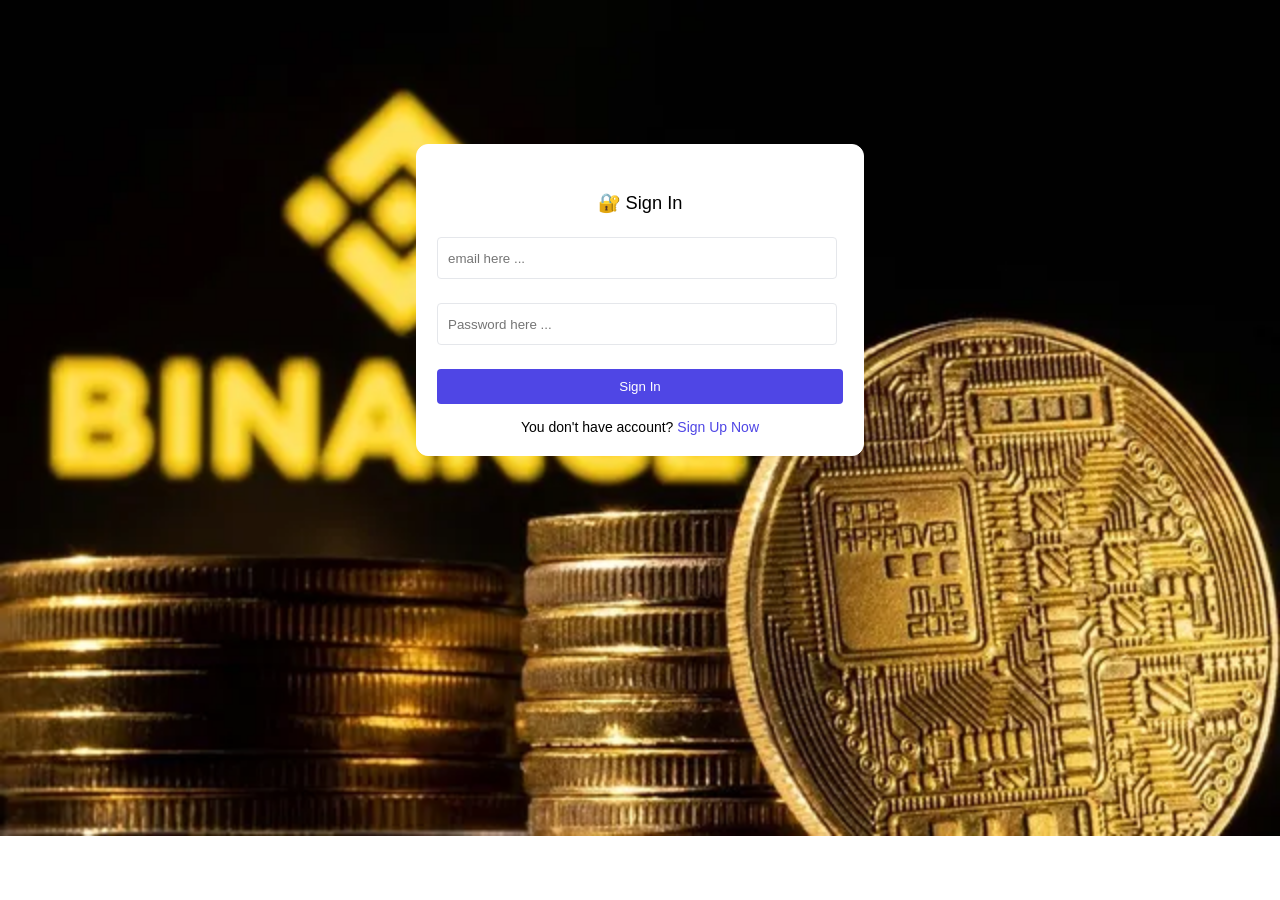
<file: index.html>
<!DOCTYPE html>
<html lang="en">
<head>
    <meta charset="UTF-8">
    <meta name="viewport" content="width=device-width, initial-scale=1.0">
    <title>Hệ thống quẩn lý tài chính cá nhân - Thông tin</title>
    <link rel="stylesheet" href="./css/index.css">
    <link rel="stylesheet" href="./css/responsive.css">
    <link href="https://fonts.googleapis.com/css2?family=Roboto:ital,wght@0,100..900;1,100..900&display=swap" rel="stylesheet">
    <link rel="stylesheet" href="https://cdnjs.cloudflare.com/ajax/libs/font-awesome/6.0.0/css/all.min.css">
</head>
<body>
    <header>
        <nav class="container nav-header">
            <div class="app-name">
                <p>📒 Tài Chính Cá Nhân K24_Rikkei</p>
            </div>
            <div class="user-action dropdown">
                <button type="button" class="dropdown-toggle" onclick="toggleDropdown()">
                    Tài khoản <i class="fas fa-chevron-down"></i>
                </button>
                <div class="dropdown-content">
                    <button type="button" onclick="logOut()" class="btn-logout">Đăng xuất</button>
                </div>
            </div>
        </nav>
    </header>
    <div class="layout-container">
        <aside class="sidebar">
            <a href="./index.html" class="menu-item active">
                <i class="fa-solid fa-circle-info"></i> Information
            </a>
            <a href="./pages/category.html" class="menu-item">
                <img src="./assets/icons/Vector (1).png" alt=""> Category
            </a>
            <a href="./pages/history.html" class="menu-item">
                <img src="./assets/icons/Vector (2).png" alt=""> History
            </a>
        </aside>
        <main class="container">
            <div class="banner">
                <h2>🎯 Kiểm soát chi tiêu thông minh</h2>
                <p>Theo dõi ngân sách và thu chi hằng tháng dễ dàng</p>
            </div>
            <h1 class="main-title">📊 Quản Lý Tài Chính Cá Nhân</h1>
            <div class="config-box">
                <div class="remaining-box">
                    <p>Số tiền còn lại</p>
                    <p>0 VND</p>
                </div>
                <div class="month-box">
                    <label>📅 Chọn tháng:</label>
                    <input type="month" value="2025-09">
                </div>
                <div class="month-budget-box">
                    <label>💰 Ngân sách tháng:</label>
                    <input type="text" placeholder="VD: 5000000">
                    <button>Lưu</button>
                </div>
            </div>
            <h1 class="main-title">Quản Lý Thông tin cá nhân</h1>
            <div class="personal-information">
                <div class="first-row">
                    <div class="input-group">
                        <span>Name</span> <br>
                        <input type="text" value="Nguyen Van A" required>
                    </div>
                    <div class="input-group">
                        <span>Email</span> <br>
                        <input type="email" value="nguyenvana@gmail.com" required>
                    </div>
                </div>
                <div class="second-row">
                    <div class="input-group">
                        <span>Phone</span> <br>
                        <input type="number" value="0987654321" required>
                    </div>
                    <div class="input-group">
                        <span>Gender</span> <br>
                        <input type="text" value="Male" required>
                    </div>
                </div>
                <div class="third-row">
                    <button type="submit">Change Information</button>
                    <button type="submit">Change Password</button>
                </div>
            </div>    
        </main>
    </div>
    <div id="customAlert" class="modal" style="display: none;">
        <div class="modal-content">
            <h3 id="alertTitle">Thông báo</h3>
            <p id="alertMessage">Nội dung thông báo ở đây...</p>
            <div id="alertActions" class="modal-actions">
                </div>
        </div>
    </div>
    <footer>
        <p>&copy; 2025 Quản Lý Tài Chính Cá Nhân. by Nguyễn Nhật Minh!</p>
    </footer>
    <script src="./js/index.js"></script>
</body>
</html>
</file>
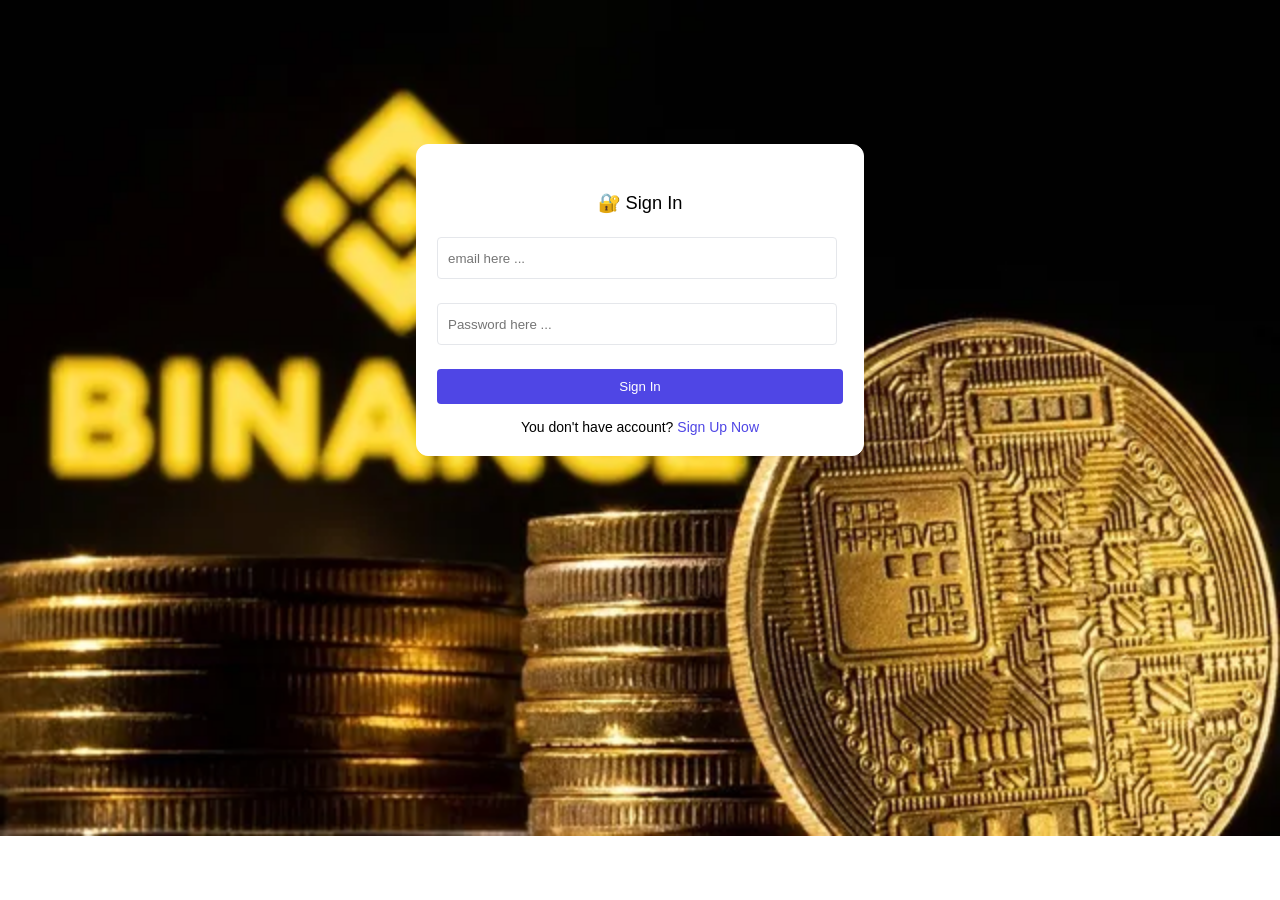
<file: pages/login.html>
<!DOCTYPE html>
<html lang="en">
<head>
    <meta charset="UTF-8">
    <meta name="viewport" content="width=device-width, initial-scale=1.0">
    <title>Hệ thống quẩn lý tài chính cá nhân - Đăng nhập</title>
    <link rel="stylesheet" href="../css/login.css">
</head>
<body>
    <div class="login-box">
        <h3>🔐 Sign In</h3>
        <p class="msg-success">Sign In Successfully</p>
        <div class="input-group">
            <input type="email" class="login-email" placeholder="email here ...">
            <p class="error-message error-email">Please enter your email ...</p>
        </div>
        <div class="input-group">
            <input type="password" class="login-password" placeholder="Password here ...">
            <p class="error-message error-password">Please enter your password ...</p>
        </div>
        <button type="button" onclick="signIn()" class="btn-login">Sign In</button>
        <p class="note">You don't have account? <a href="../pages/register.html">Sign Up Now</a></p>
    </div>
    <script src="../js/login.js"></script>
</body>
</html>
</file>
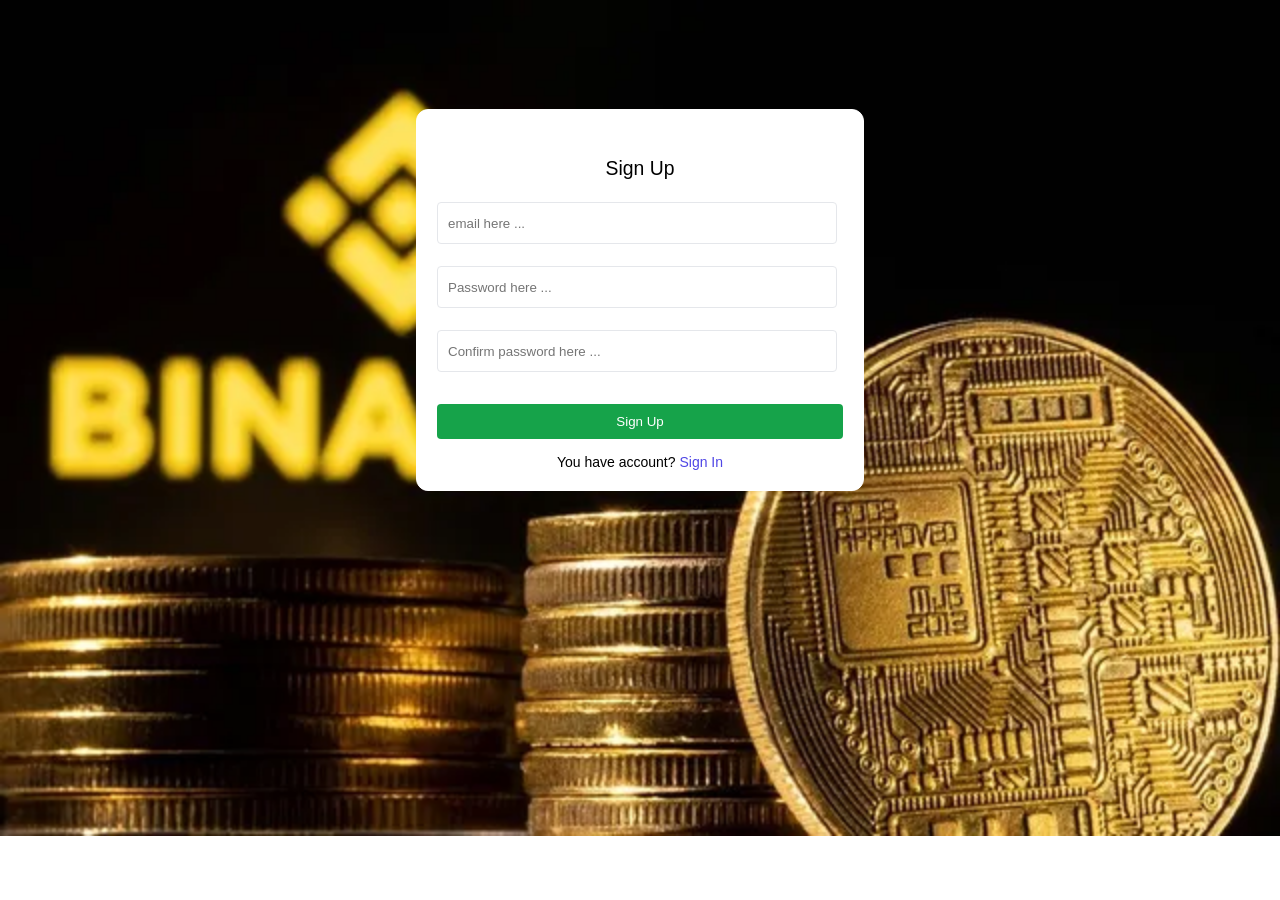
<file: pages/register.html>
<!DOCTYPE html>
<html lang="en">
<head>
    <meta charset="UTF-8">
    <meta name="viewport" content="width=device-width, initial-scale=1.0">
    <title>Hệ thống quẩn lý tài chính cá nhân - Đăng ký</title>
    <link rel="stylesheet" href="../css/register.css">
</head>
<body>
    <div class="signup-box">
        <h3>Sign Up</h3>
        <p class="msg-success">Sign Up Successfully</p>
        <div class="input-group">
            <input type="email" class="register-email" placeholder="email here ...">
            <p class="error-message error-email">Please enter your email ...</p>
        </div>
        <div class="input-group">
            <input type="password" class="register-password" placeholder="Password here ...">
            <p class="error-message error-password">Please enter your password ...</p>
        </div>
        <div class="input-group">
            <input type="password" class="register-confirm-password" placeholder="Confirm password here ...">
            <p class="error-message error-confirm-password">Please enter your confirm password ...</p>
        </div>
        <button type="button" onclick="signUp()" class="btn-register">Sign Up</button>
        <p class="note">You have account? <a href="../pages/login.html">Sign In</a></p>
    </div>
    <script src="../js/register.js"></script>
</body>
</html>
</file>
<file: css/index.css>
* {
    margin: 0;
    padding: 0;
    box-sizing: border-box;
    font-family: "Roboto", sans-serif;
}

body {
    background-color: #f4f7f6; 
    color: #374151;
    line-height: 20px;
}

.container {
    max-width: 1000px;
    margin: 0 auto;
    padding: 0 15px;
}

header {
    background-color: #4338CA; 
    color: #FFFFFF;
    padding: 15px 0;
}

.nav-header {
    display: flex;
    justify-content: space-between;
    align-items: center;
}

.app-name {
    font-size: 18px;
    font-weight: 400;
    line-height: 28px;
}

.dropdown {
    position: relative; 
    cursor: pointer;
}

.dropdown-toggle {
    background: none;        
    border: none;            
    color: #FFFFFF;            
    font-size: 14px;  
    font-weight: 400;
    line-height: 20px;
    cursor: pointer;         
    display: flex;          
    align-items: center;           
}

.dropdown-toggle i {
    margin-left: 8px; 
    font-size: 12px;  
    vertical-align: middle;
}

.dropdown-content {
    display: none;
    position: absolute;
    right: 0;
    background: white;
    border: 1px solid #ddd;
    padding: 10px;
    border-radius: 5px;
    color: black;
    min-width: 120px;
}

.show-dropdown {
    display: block;
}

.btn-logout {
    background: none;      
    border: none;          
    color: #4F46E5;        
    font-size: 14px;
    cursor: pointer;       
    padding: 0;            
    width: 100%;           
    text-align: left;
}

.layout-container {
    display: flex; 
    align-items: flex-start; 
    width: 100%;
    max-width: 100%; 
    margin: 20px 0;
    padding: 0 15px;
    position: relative;
}

.sidebar {
    width: 200px;
    flex-shrink: 0;
    display: flex;
    flex-direction: column;
    gap: 10px;
    position: sticky;
    z-index: 10;
}

.menu-item {
    width: 200px;
    height: 40px;
    background: #FFFFFF;
    border: 1px solid #4338CA;
    border-radius: 5px;
    cursor: pointer;
    font-size: 14px;
    font-weight: 400;
    line-height: 20px;
    text-decoration: none;
    display: flex;
    justify-content: flex-start;
    align-items: center;
    padding-left: 15px;
    gap: 12px;
}

.menu-item i, 
.menu-item img {
    width: 20px;       
    display: flex;
    justify-content: center;
    align-items: center;
    flex-shrink: 0;    
}

.menu-item img {
    height: 18px;     
    object-fit: contain;
}

.menu-item:hover {
    background: #4338ca;
    color: #FFFFFF;
}

.menu-item.active {
    background: #4338ca;
    color: #FFFFFF;
    text-decoration: none;
}

main.container {
    flex: 1; 
    display: flex;
    flex-direction: column; 
    align-items: center;    
    width: 100%;
    margin-left: -30px;
}

.banner {
    background-color: #4f46e5;
    color: white;
    width: 100%;
    max-width: 768px;
    padding: 30px;
    border-radius: 12px;
    margin-top: 30px;
    display: flex;
    flex-direction: column; 
    justify-content: center;
    align-items: center;
    text-align: center;
}

.banner h2 {
    font-size: 24px;
    font-weight: 400;
    line-height: 32px;
    margin-bottom: 5px;
}

.banner p {
    font-size: 13.89px;
    font-weight: 400;
    line-height: 20px;
}

.main-title {
    text-align: center;
    width: 100%;
    margin: 30px 0;
    color: #4F46E5;
    font-size: 30px;
    font-weight: 400;
    line-height: 36px;
}

.config-box {
    width: 100%;
    max-width: 768px;
    gap: 20px;
    margin-bottom: 30px;
    display: flex;
    flex-direction: column;
    justify-content: center;
    align-items: center;
    text-align: center;
}

.remaining-box, .month-box, .month-budget-box {
    background: #FFFFFF;
    width: 100%;
    padding: 20px;
    border-radius: 12px;
    box-shadow: 0 4px 6px -1px rgba(0, 0, 0, 0.1);
}

.remaining-box p:last-child {
    font-size: 24px;
    font-weight: 400;
    line-height: 32px;
    color: #22C55E;
    margin-top: 5px;
}

.month-box {
    display: flex;
    justify-content: center;
    align-items: center;
    gap: 12.25px;
}

.month-budget-box {
    display: flex;
    justify-content: center;
    align-items: center;
    gap: 15px;
}

.month-budget-box input, .month-box input {
    width: 178px;
    height: 42px;
    padding: 8px 12px;
    border: 1px solid #DEE2E6;
    border-radius: 6px;
    font-size: 16px;
    font-weight: 400;
    color: #212529;
}

.month-budget-box button {
    padding: 8px 20px;
    background: #4F46E5;
    color: #FFFFFF;
    border: none;
    border-radius: 6px;
    cursor: pointer;
}

.month-budget-box button:hover {
    background: #3730a3;
}

.personal-information {
    width: 100%;
    max-width: 768px;
    margin: 0 auto;
    display: flex;
    flex-direction: column;
    gap: 20px;
}

.first-row, .second-row {
    display: grid;
    grid-template-columns: 1fr 1fr;
    gap: 20px;
    width: 100%;
    text-align: left;
}

.input-group {
    display: flex;
    flex-direction: column;
    align-items: flex-start;
}

.personal-information span {
    display: block;
    font-size: 14px;
    font-weight: 600;
    line-height: 0;
    text-align: left;
}

.personal-information span::after {
    content: " *";
    color: #FE2525;
}

.personal-information input {
    width: 100%;
    max-width: 374px;
    padding: 12px;
    border: 1px solid #D0D5DD;
    border-radius: 8px;
    background: #F5F5F5;
}

.third-row {
    display: flex;
    gap: 19px;
    margin-top: 10px;
}

.third-row button {
    width: 100%;
    padding: 10px 20px;
    border: 1px solid #4F46E5;
    border-radius: 8px;
    background: #F4F2FD;
    color: #4F46E5;
    cursor: pointer;
}

.third-row button:hover {
    background: #4F46E5;
    color: #FFFFFF;
}

.modal {
    position: fixed;
    z-index: 9999;
    left: 0;
    top: 0;
    width: 100%;
    height: 100%;
    background-color: rgba(0, 0, 0, 0.5);
    display: flex;
    align-items: center;
    justify-content: center;
}

.modal-content {
    background-color: #fff;
    width: 420px;
    border-radius: 8px;
    overflow: hidden;
    box-shadow: 0 5px 15px rgba(0, 0, 0, 0.3);
    animation: slideDown 0.3s ease-out;
}

.modal-content h3 {
    padding: 15px 20px;
    font-size: 18px;
    border-bottom: 1px solid #eee;
    margin: 0;
}

.modal-content p {
    padding: 20px;
    font-size: 15px;
    color: #444;
    margin: 0;
}

.modal-actions {
    padding: 12px 20px;
    background-color: #f9f9f9;
    display: flex;
    justify-content: flex-end;
    gap: 10px;
    border-top: 1px solid #eee;
}

.btn-modal {
    padding: 8px 18px;
    border-radius: 4px;
    border: none;
    cursor: pointer;
    font-size: 14px;
}

.btn-confirm {
    background-color: #4F46E5;
    color: white;
}

.btn-danger {
    background-color: #dc2626;
    color: white;
}

.btn-cancel {
    background-color: #e5e7eb;
    color: #374151;
}

footer {
    text-align: center;
    padding: 30px 0;
    background-color: #4338CA;
    color: #FFFFFF;
    font-size: 14px;
    font-weight: 400;
    line-height: 20px;
}
</file>
<file: css/responsive.css>
@media (max-width: 768px) {
    .config-box, .input-group {
        flex-direction: column;
    }
}

@keyframes slideIn {
    from {
        transform: translateX(100%);
        opacity: 0;
    }
    to {
        transform: translateX(0);
        opacity: 1;
    }
}
</file>
<file: css/login.css>
* {
  margin: 0;
  padding: 0;
  box-sizing: border-box;
}

body {
  font-family: 'Segoe UI', Tahoma, Geneva, Verdana, sans-serif;
  background: url(../assets/images/2ac775bd5067aeac50620b4071349ace249dc22c.png) no-repeat;
  background-size: cover;
  display: flex;
  justify-content: center;
  align-items: center;
  height: 600px;
}

.login-box {
  background: #FFFFFF;
  padding: 20px;
  border: 1px solid #FFFFFF;
  border-radius: 12px;
  width: 448px;
}

.login-box h3 {
  text-align: center;
  margin-top: 24px;
  margin-bottom: 20px;
  font-size: 18.28px;
  font-weight: 400;
  line-height: 28px;
}

.msg-success {
  color: #24A600;
  text-align: center;
  font-size: 16px;
  font-weight: 400;
  margin-bottom: 15px;
  display: none;
}

.msg-success.show {
  display: block;
}

.input-group {
  margin-bottom: 0;
}

.login-box input {
  width: 100%;
  max-width: 400px;
  height: 42px;
  padding: 10px;
  margin: 0;
  border: 1px solid #E5E7EB;
  border-radius: 4px;
  display: block;
}

.error-message {
  color: #FF0000; 
  font-size: 14px;
  font-weight: 400;
  text-align: left;
  margin-top: 4px;
  padding-left: 0;
  visibility: hidden;
  height: 20px;
  line-height: 20px;
}

.error-message.show {
  visibility: visible;
}

.input-error::placeholder {
  color: #FF0004;
  opacity: 1;
}

.login-box button {
  width: 100%;
  padding: 10px;
  background-color: #4F46E5;
  color: #FFFFFF;
  border: none;
  border-radius: 4px;
  cursor: pointer;
}

.note {
  text-align: center;
  margin-top: 15px;
  font-size: 14px;
}

.login-box a {
  color: #4F46E5;
  text-decoration: none;
}
</file>
<file: css/register.css>
* {
  margin: 0;
  padding: 0;
  box-sizing: border-box;
}

body {
  font-family: 'Segoe UI', Tahoma, Geneva, Verdana, sans-serif;
  background: url(../assets/images/2ac775bd5067aeac50620b4071349ace249dc22c.png) no-repeat;
  background-size: cover;
  display: flex;
  justify-content: center;
  align-items: center;
  height: 600px;
}

.signup-box {
  background: #FFFFFF;
  padding: 20px;
  border: 1px solid #FFFFFF;
  border-radius: 12px;
  width: 448px;
}

.signup-box h3 {
  text-align: center;
  margin-top: 24px;
  margin-bottom: 20px;
  font-size: 19.38px;
  font-weight: 400;
  line-height: 28px;
}

.msg-success {
  color: #24A600;
  text-align: center;
  font-size: 16px;
  font-weight: 400;
  margin-bottom: 15px;
  display: none;
}

.msg-success.show {
  display: block;
}

.input-group {
  margin-bottom: 0;
}

.signup-box input {
  width: 100%;
  max-width: 400px;
  height: 42px;
  padding: 10px;
  margin: 0;
  border: 1px solid #E5E7EB;
  border-radius: 4px;
  display: block;
}

.error-message {
  color: #FF0000; 
  font-size: 14px;
  font-weight: 400;
  text-align: left;
  margin-top: 4px;
  padding-left: 0;
  visibility: hidden;
  height: 18px;
  line-height: 18px;
}

.error-message.show {
  visibility: visible;
}

.input-error::placeholder {
  color: #FF0004;
  opacity: 1;
}

.signup-box button {
  margin-top: 10px;
  width: 100%;
  padding: 10px;
  background-color: #16A34A;
  color: #FFFFFF;
  border: none;
  border-radius: 4px;
  cursor: pointer;
}

.note {
  text-align: center;
  margin-top: 15px;
  font-size: 14px;
}

.signup-box a {
  color: #4F46E5;
  text-decoration: none;
}
</file>
